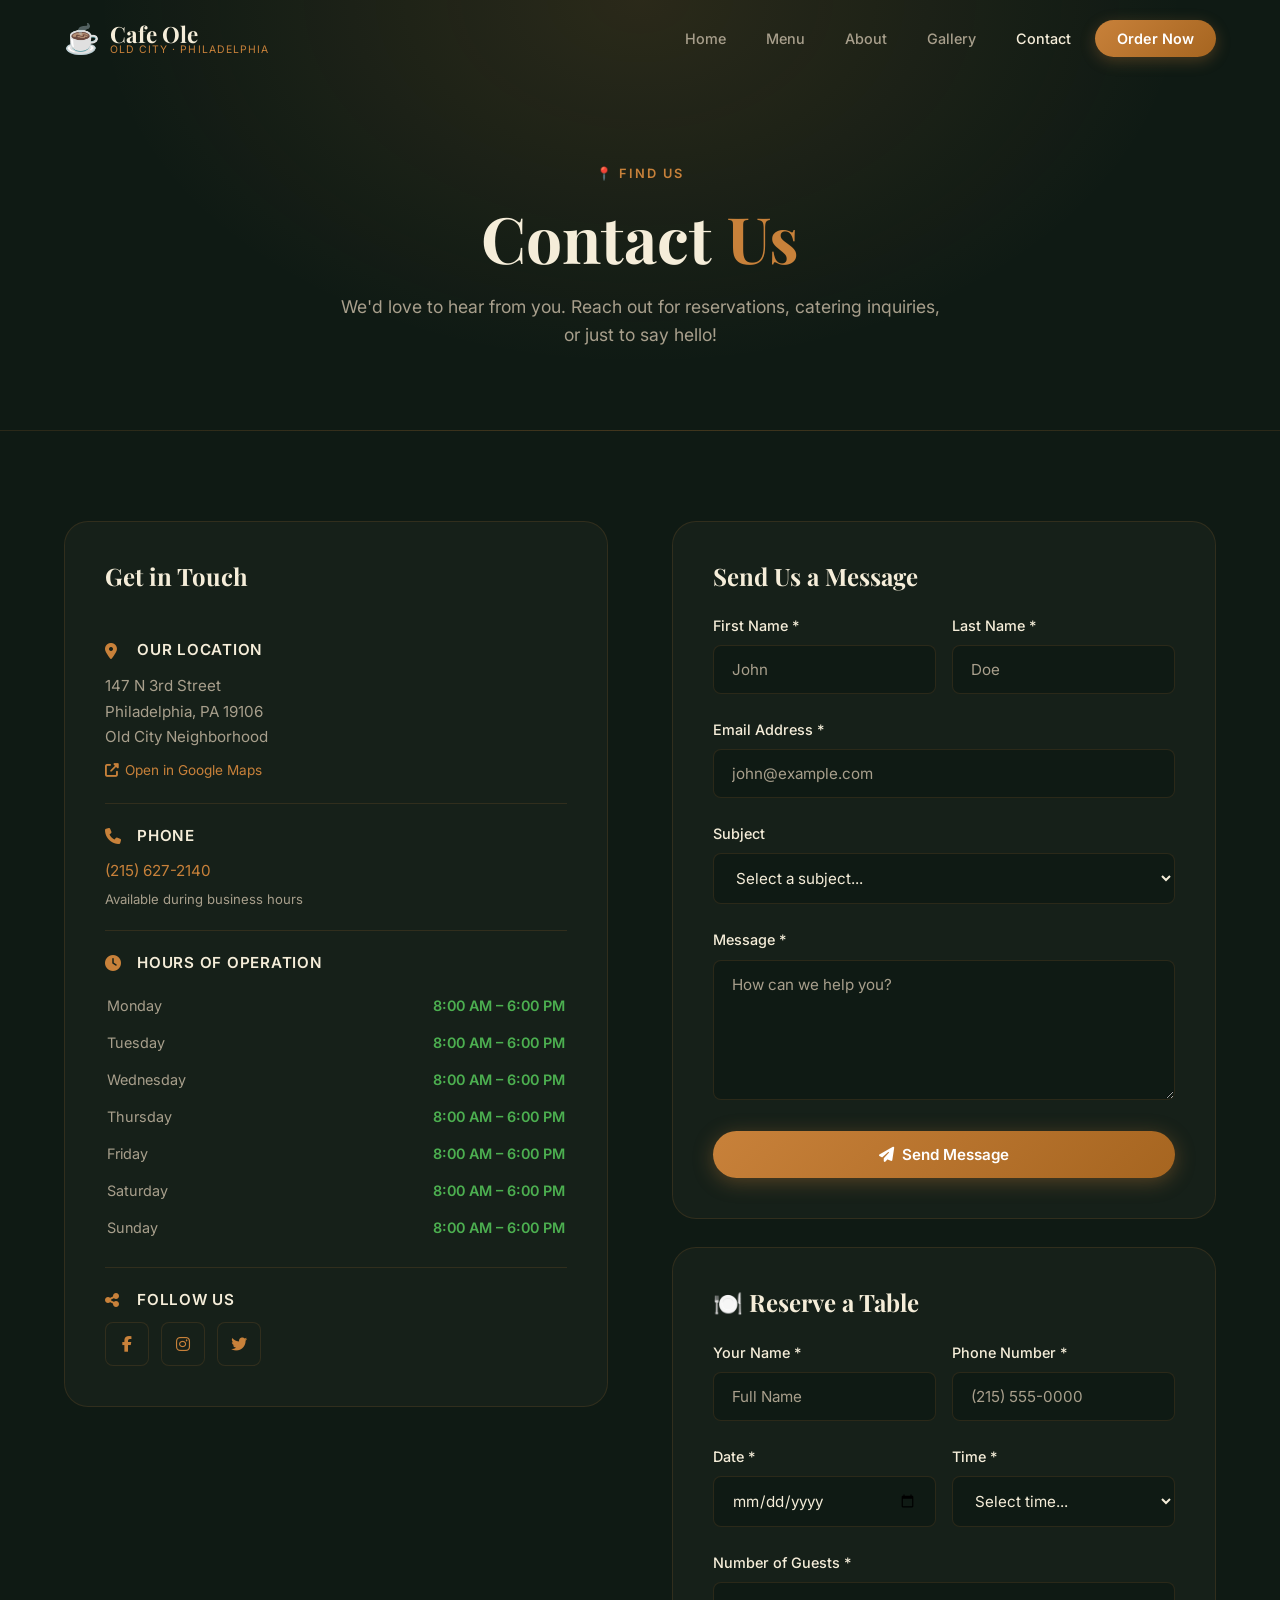
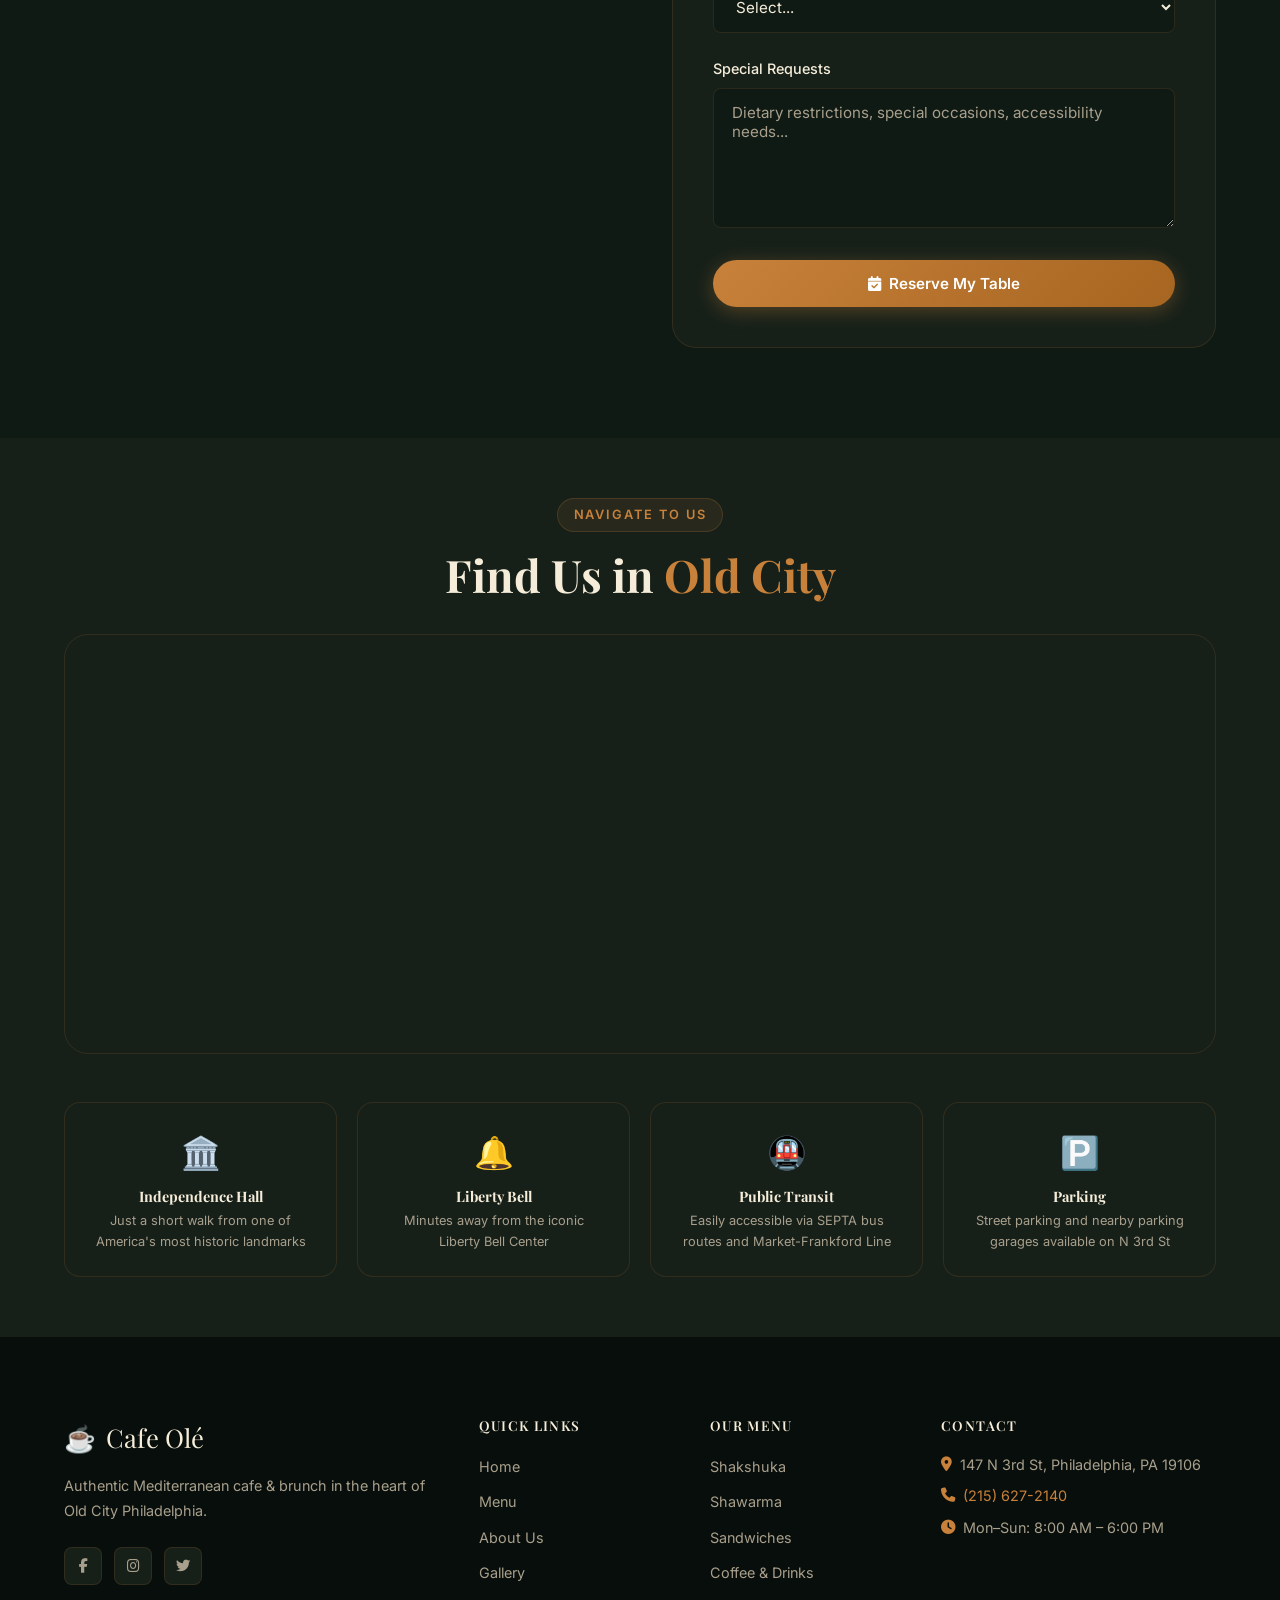
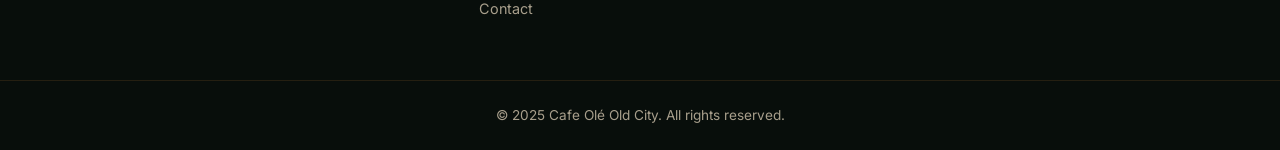
<file: contact.html>
<!DOCTYPE html>
<html lang="en">
<head>
    <meta charset="UTF-8">
    <meta name="viewport" content="width=device-width, initial-scale=1.0">
    <meta name="description" content="Contact Cafe Ole Old City Philadelphia. Call us at (215) 627-2140, visit us at 147 N 3rd St, or send us a message. Reserve a table or ask about catering.">
    <title>Contact Us | Cafe Ole Old City – Philadelphia</title>
    <link rel="preconnect" href="https://fonts.googleapis.com">
    <link href="https://fonts.googleapis.com/css2?family=Playfair+Display:ital,wght@0,400;0,600;0,700;1,400&family=Inter:wght@300;400;500;600&family=Dancing+Script:wght@600&display=swap" rel="stylesheet">
    <link rel="stylesheet" href="css/style.css">
    <link rel="stylesheet" href="https://cdnjs.cloudflare.com/ajax/libs/font-awesome/6.5.0/css/all.min.css">
    <style>
        .contact-page-grid {
            display: grid;
            grid-template-columns: 1fr 1fr;
            gap: 64px;
            align-items: start;
        }
        .contact-info-panel {
            background: var(--color-bg-card);
            border: 1px solid var(--color-border);
            border-radius: var(--radius-lg);
            padding: 40px;
        }
        .info-block {
            padding: 20px 0;
            border-bottom: 1px solid var(--color-border);
        }
        .info-block:last-child { border-bottom: none; padding-bottom: 0; }
        .info-block-title {
            display: flex;
            align-items: center;
            gap: 12px;
            color: var(--color-text);
            font-weight: 600;
            font-size: 0.95rem;
            margin-bottom: 10px;
            text-transform: uppercase;
            letter-spacing: 0.05em;
        }
        .info-block-title i { color: var(--color-primary); font-size: 1rem; width: 20px; }
        .info-block p { color: var(--color-text-muted); font-size: 0.95rem; line-height: 1.7; }
        .info-block a { color: var(--color-primary); }
        .info-block a:hover { color: var(--color-primary-light); }
        .form-panel {
            background: var(--color-bg-card);
            border: 1px solid var(--color-border);
            border-radius: var(--radius-lg);
            padding: 40px;
        }
        .form-row { display: grid; grid-template-columns: 1fr 1fr; gap: 16px; }
        .hours-table { width: 100%; }
        .hours-table tr td { padding: 6px 0; font-size: 0.9rem; color: var(--color-text-muted); }
        .hours-table tr td:last-child { text-align: right; color: #4CAF50; font-weight: 600; }
        .map-section { background: var(--color-bg-card); padding: 60px 0; }
        .map-full { height: 420px; border-radius: var(--radius-lg); overflow: hidden; border: 1px solid var(--color-border); }
        .map-full iframe { width: 100%; height: 100%; border: 0; }
        .neighborhood-cards { display: grid; grid-template-columns: repeat(4, 1fr); gap: 20px; margin-top: 48px; }
        .neighborhood-card { background: var(--color-bg-card); border: 1px solid var(--color-border); border-radius: var(--radius-md); padding: 24px; text-align: center; }
        .neighborhood-card .nb-icon { font-size: 2rem; margin-bottom: 10px; display: block; }
        .neighborhood-card h4 { font-size: 0.9rem; color: var(--color-text); margin-bottom: 6px; }
        .neighborhood-card p { font-size: 0.8rem; color: var(--color-text-muted); }
        @media (max-width: 768px) {
            .contact-page-grid { grid-template-columns: 1fr; gap: 32px; }
            .form-row { grid-template-columns: 1fr; }
            .neighborhood-cards { grid-template-columns: repeat(2, 1fr); }
        }
        @media (max-width: 480px) {
            .neighborhood-cards { grid-template-columns: 1fr; }
        }
    </style>
</head>
<body>

    <nav class="navbar" id="navbar">
        <div class="nav-container">
            <a href="index.html" class="nav-logo">
                <span class="logo-icon">☕</span>
                <div class="logo-text">
                    <span class="logo-main">Cafe Ole</span>
                    <span class="logo-sub">Old City · Philadelphia</span>
                </div>
            </a>
            <ul class="nav-links" id="navLinks">
                <li><a href="index.html" class="nav-link">Home</a></li>
                <li><a href="menu.html" class="nav-link">Menu</a></li>
                <li><a href="about.html" class="nav-link">About</a></li>
                <li><a href="gallery.html" class="nav-link">Gallery</a></li>
                <li><a href="contact.html" class="nav-link active">Contact</a></li>
                <li><a href="order.html" class="nav-link nav-cta">Order Now</a></li>
            </ul>
            <button class="hamburger" id="hamburger" aria-label="Toggle menu">
                <span></span><span></span><span></span>
            </button>
        </div>
    </nav>

    <section class="page-hero">
        <span class="page-hero-badge">📍 Find Us</span>
        <h1>Contact <span class="accent">Us</span></h1>
        <p>We'd love to hear from you. Reach out for reservations, catering inquiries, or just to say hello!</p>
    </section>

    <!-- Contact Section -->
    <section class="section" style="background: var(--color-bg);">
        <div class="container">
            <div class="contact-page-grid">

                <!-- Contact Info Panel -->
                <div class="contact-info-panel">
                    <h3 style="font-family: var(--font-heading); font-size: 1.5rem; margin-bottom: 28px; color: var(--color-text);">
                        Get in Touch
                    </h3>

                    <div class="info-block">
                        <div class="info-block-title">
                            <i class="fas fa-map-marker-alt"></i> Our Location
                        </div>
                        <p>147 N 3rd Street<br>Philadelphia, PA 19106<br>Old City Neighborhood</p>
                        <a href="https://maps.google.com/?q=147+N+3rd+St+Philadelphia+PA+19106" target="_blank" rel="noopener" style="display: inline-flex; align-items: center; gap: 6px; margin-top: 10px; font-size: 0.85rem;">
                            <i class="fas fa-external-link-alt"></i> Open in Google Maps
                        </a>
                    </div>

                    <div class="info-block">
                        <div class="info-block-title">
                            <i class="fas fa-phone"></i> Phone
                        </div>
                        <p><a href="tel:+12156272140">(215) 627-2140</a></p>
                        <p style="font-size: 0.82rem; margin-top: 4px;">Available during business hours</p>
                    </div>

                    <div class="info-block">
                        <div class="info-block-title">
                            <i class="fas fa-clock"></i> Hours of Operation
                        </div>
                        <table class="hours-table">
                            <tr><td>Monday</td><td>8:00 AM – 6:00 PM</td></tr>
                            <tr><td>Tuesday</td><td>8:00 AM – 6:00 PM</td></tr>
                            <tr><td>Wednesday</td><td>8:00 AM – 6:00 PM</td></tr>
                            <tr><td>Thursday</td><td>8:00 AM – 6:00 PM</td></tr>
                            <tr><td>Friday</td><td>8:00 AM – 6:00 PM</td></tr>
                            <tr><td>Saturday</td><td>8:00 AM – 6:00 PM</td></tr>
                            <tr><td>Sunday</td><td>8:00 AM – 6:00 PM</td></tr>
                        </table>
                    </div>

                    <div class="info-block">
                        <div class="info-block-title">
                            <i class="fas fa-share-alt"></i> Follow Us
                        </div>
                        <div style="display: flex; gap: 12px; margin-top: 8px;">
                            <a href="https://www.facebook.com/PhillyCafeOle/" target="_blank" rel="noopener" class="social-btn" id="fb-contact-link" aria-label="Facebook">
                                <i class="fab fa-facebook-f"></i>
                            </a>
                            <a href="https://www.instagram.com" target="_blank" rel="noopener" class="social-btn" id="ig-contact-link" aria-label="Instagram">
                                <i class="fab fa-instagram"></i>
                            </a>
                            <a href="https://twitter.com" target="_blank" rel="noopener" class="social-btn" id="tw-contact-link" aria-label="Twitter">
                                <i class="fab fa-twitter"></i>
                            </a>
                        </div>
                    </div>
                </div>

                <!-- Contact Form + Reservation -->
                <div>
                    <!-- Message Form -->
                    <div class="form-panel" style="margin-bottom: 28px;">
                        <h3 style="font-family: var(--font-heading); font-size: 1.5rem; margin-bottom: 24px; color: var(--color-text);">
                            Send Us a Message
                        </h3>
                        <form id="contactForm">
                            <div class="form-row">
                                <div class="form-group">
                                    <label for="firstName">First Name *</label>
                                    <input type="text" id="firstName" class="form-control" placeholder="John" required>
                                </div>
                                <div class="form-group">
                                    <label for="lastName">Last Name *</label>
                                    <input type="text" id="lastName" class="form-control" placeholder="Doe" required>
                                </div>
                            </div>
                            <div class="form-group">
                                <label for="email">Email Address *</label>
                                <input type="email" id="email" class="form-control" placeholder="john@example.com" required>
                            </div>
                            <div class="form-group">
                                <label for="subject">Subject</label>
                                <select id="subject" class="form-control">
                                    <option value="">Select a subject...</option>
                                    <option>General Inquiry</option>
                                    <option>Table Reservation</option>
                                    <option>Catering Request</option>
                                    <option>Event Inquiry</option>
                                    <option>Feedback</option>
                                    <option>Other</option>
                                </select>
                            </div>
                            <div class="form-group">
                                <label for="message">Message *</label>
                                <textarea id="message" class="form-control" rows="5" placeholder="How can we help you?" required></textarea>
                            </div>
                            <button type="submit" class="btn btn-primary" style="width: 100%; justify-content: center;" id="contactSubmitBtn">
                                <i class="fas fa-paper-plane"></i> Send Message
                            </button>
                        </form>
                    </div>

                    <!-- Reservation Quick Form -->
                    <div class="form-panel">
                        <h3 style="font-family: var(--font-heading); font-size: 1.5rem; margin-bottom: 24px; color: var(--color-text);">
                            🍽️ Reserve a Table
                        </h3>
                        <form id="reservationForm">
                            <div class="form-row">
                                <div class="form-group">
                                    <label for="resName">Your Name *</label>
                                    <input type="text" id="resName" class="form-control" placeholder="Full Name" required>
                                </div>
                                <div class="form-group">
                                    <label for="resPhone">Phone Number *</label>
                                    <input type="tel" id="resPhone" class="form-control" placeholder="(215) 555-0000" required>
                                </div>
                            </div>
                            <div class="form-row">
                                <div class="form-group">
                                    <label for="resDate">Date *</label>
                                    <input type="date" id="resDate" class="form-control" required>
                                </div>
                                <div class="form-group">
                                    <label for="resTime">Time *</label>
                                    <select id="resTime" class="form-control" required>
                                        <option value="">Select time...</option>
                                        <option>8:00 AM</option>
                                        <option>8:30 AM</option>
                                        <option>9:00 AM</option>
                                        <option>9:30 AM</option>
                                        <option>10:00 AM</option>
                                        <option>10:30 AM</option>
                                        <option>11:00 AM</option>
                                        <option>11:30 AM</option>
                                        <option>12:00 PM</option>
                                        <option>12:30 PM</option>
                                        <option>1:00 PM</option>
                                        <option>1:30 PM</option>
                                        <option>2:00 PM</option>
                                        <option>2:30 PM</option>
                                        <option>3:00 PM</option>
                                        <option>3:30 PM</option>
                                        <option>4:00 PM</option>
                                        <option>4:30 PM</option>
                                        <option>5:00 PM</option>
                                        <option>5:30 PM</option>
                                    </select>
                                </div>
                            </div>
                            <div class="form-group">
                                <label for="resGuests">Number of Guests *</label>
                                <select id="resGuests" class="form-control" required>
                                    <option value="">Select...</option>
                                    <option>1 Guest</option>
                                    <option>2 Guests</option>
                                    <option>3 Guests</option>
                                    <option>4 Guests</option>
                                    <option>5 Guests</option>
                                    <option>6 Guests</option>
                                    <option>7+ Guests (Large Party)</option>
                                </select>
                            </div>
                            <div class="form-group">
                                <label for="resNotes">Special Requests</label>
                                <textarea id="resNotes" class="form-control" rows="3" placeholder="Dietary restrictions, special occasions, accessibility needs..."></textarea>
                            </div>
                            <button type="submit" class="btn btn-primary" style="width: 100%; justify-content: center;" id="reservationSubmitBtn">
                                <i class="fas fa-calendar-check"></i> Reserve My Table
                            </button>
                        </form>
                    </div>
                </div>
            </div>
        </div>
    </section>

    <!-- Map Section -->
    <section class="map-section">
        <div class="container">
            <div class="section-header" style="margin-bottom: 32px;">
                <span class="section-label">Navigate to Us</span>
                <h2 class="section-title">Find Us in <span class="accent">Old City</span></h2>
            </div>
            <div class="map-full">
                <iframe
                    src="https://www.google.com/maps/embed?pb=!1m18!1m12!1m3!1d3058.8!2d-75.1469543!3d39.9535325!2m3!1f0!2f0!3f0!3m2!1i1024!2i768!4f13.1!3m3!1m2!1s0x89c6c88e6dbecf59%3A0x6ac05fa6d52c5780!2s147%20N%203rd%20St%2C%20Philadelphia%2C%20PA%2019106!5e0!3m2!1sen!2sus!4v1"
                    allowfullscreen=""
                    loading="lazy"
                    referrerpolicy="no-referrer-when-downgrade"
                    title="Cafe Ole location map">
                </iframe>
            </div>

            <!-- Neighborhood Info -->
            <div class="neighborhood-cards">
                <div class="neighborhood-card">
                    <span class="nb-icon">🏛️</span>
                    <h4>Independence Hall</h4>
                    <p>Just a short walk from one of America's most historic landmarks</p>
                </div>
                <div class="neighborhood-card">
                    <span class="nb-icon">🔔</span>
                    <h4>Liberty Bell</h4>
                    <p>Minutes away from the iconic Liberty Bell Center</p>
                </div>
                <div class="neighborhood-card">
                    <span class="nb-icon">🚇</span>
                    <h4>Public Transit</h4>
                    <p>Easily accessible via SEPTA bus routes and Market-Frankford Line</p>
                </div>
                <div class="neighborhood-card">
                    <span class="nb-icon">🅿️</span>
                    <h4>Parking</h4>
                    <p>Street parking and nearby parking garages available on N 3rd St</p>
                </div>
            </div>
        </div>
    </section>

    <footer class="footer">
        <div class="footer-top">
            <div class="container">
                <div class="footer-grid">
                    <div class="footer-brand">
                        <a href="index.html" class="footer-logo"><span>☕</span> Cafe Olé</a>
                        <p>Authentic Mediterranean cafe & brunch in the heart of Old City Philadelphia.</p>
                        <div class="footer-social">
                            <a href="https://www.facebook.com/PhillyCafeOle/" target="_blank" rel="noopener" aria-label="Facebook"><i class="fab fa-facebook-f"></i></a>
                            <a href="#" aria-label="Instagram"><i class="fab fa-instagram"></i></a>
                            <a href="#" aria-label="Twitter"><i class="fab fa-twitter"></i></a>
                        </div>
                    </div>
                    <div class="footer-links-col">
                        <h4>Quick Links</h4>
                        <ul>
                            <li><a href="index.html">Home</a></li>
                            <li><a href="menu.html">Menu</a></li>
                            <li><a href="about.html">About Us</a></li>
                            <li><a href="gallery.html">Gallery</a></li>
                            <li><a href="contact.html">Contact</a></li>
                        </ul>
                    </div>
                    <div class="footer-links-col">
                        <h4>Our Menu</h4>
                        <ul>
                            <li><a href="menu.html#shakshuka">Shakshuka</a></li>
                            <li><a href="menu.html#shawarma">Shawarma</a></li>
                            <li><a href="menu.html#sandwiches">Sandwiches</a></li>
                            <li><a href="menu.html#coffee">Coffee & Drinks</a></li>
                        </ul>
                    </div>
                    <div class="footer-contact">
                        <h4>Contact</h4>
                        <p><i class="fas fa-map-marker-alt"></i> 147 N 3rd St, Philadelphia, PA 19106</p>
                        <p><i class="fas fa-phone"></i> <a href="tel:+12156272140">(215) 627-2140</a></p>
                        <p><i class="fas fa-clock"></i> Mon–Sun: 8:00 AM – 6:00 PM</p>
                    </div>
                </div>
            </div>
        </div>
        <div class="footer-bottom">
            <div class="container">
                <p>&copy; 2025 Cafe Olé Old City. All rights reserved.</p>
            </div>
        </div>
    </footer>

    <button class="back-to-top" id="backToTop" aria-label="Back to top">
        <i class="fas fa-chevron-up"></i>
    </button>
    <script src="js/main.js"></script>
</body>
</html>
</file>
<file: css/style.css>
/* =============================================
   CAFE OLE OLD CITY - MAIN STYLESHEET
   ============================================= */

/* CSS Variables & Design Tokens */
:root {
    --color-primary: #C8813A;
    --color-primary-dark: #A66520;
    --color-primary-light: #E9A462;
    --color-secondary: #2D4A3E;
    --color-secondary-light: #3D6B5A;
    --color-accent: #E8C97D;
    --color-bg: #0F1A14;
    --color-bg-card: #162019;
    --color-bg-card2: #1C2B22;
    --color-text: #F5EDD9;
    --color-text-muted: #A89F8C;
    --color-text-light: #D4C9B0;
    --color-white: #FFFFFF;
    --color-border: rgba(200, 129, 58, 0.15);
    --color-overlay: rgba(15, 26, 20, 0.75);

    --font-heading: 'Playfair Display', serif;
    --font-body: 'Inter', sans-serif;
    --font-script: 'Dancing Script', cursive;

    --shadow-sm: 0 2px 8px rgba(0,0,0,0.3);
    --shadow-md: 0 4px 20px rgba(0,0,0,0.4);
    --shadow-lg: 0 8px 40px rgba(0,0,0,0.5);
    --shadow-glow: 0 0 30px rgba(200, 129, 58, 0.2);

    --radius-sm: 8px;
    --radius-md: 16px;
    --radius-lg: 24px;
    --radius-xl: 40px;

    --transition: all 0.3s cubic-bezier(0.4, 0, 0.2, 1);
    --transition-slow: all 0.6s cubic-bezier(0.4, 0, 0.2, 1);
}

/* =================== RESET & BASE =================== */
*, *::before, *::after {
    margin: 0; padding: 0;
    box-sizing: border-box;
}

html { scroll-behavior: smooth; font-size: 16px; }

body {
    font-family: var(--font-body);
    background-color: var(--color-bg);
    color: var(--color-text);
    line-height: 1.6;
    overflow-x: hidden;
}

img { max-width: 100%; height: auto; display: block; }
a { text-decoration: none; color: inherit; }
ul { list-style: none; }

/* =================== SCROLLBAR =================== */
::-webkit-scrollbar { width: 6px; }
::-webkit-scrollbar-track { background: var(--color-bg); }
::-webkit-scrollbar-thumb { background: var(--color-primary); border-radius: 3px; }

/* =================== TYPOGRAPHY =================== */
h1, h2, h3, h4 { font-family: var(--font-heading); line-height: 1.2; }
.accent { color: var(--color-primary); }
.section { padding: 90px 0; }
.container { max-width: 1200px; margin: 0 auto; padding: 0 24px; }

.section-header {
    text-align: center;
    margin-bottom: 56px;
}

.section-label {
    display: inline-block;
    font-size: 0.8rem;
    font-weight: 600;
    letter-spacing: 0.15em;
    text-transform: uppercase;
    color: var(--color-primary);
    background: rgba(200, 129, 58, 0.1);
    border: 1px solid rgba(200, 129, 58, 0.2);
    padding: 6px 16px;
    border-radius: 50px;
    margin-bottom: 16px;
}

.section-title {
    font-size: clamp(2rem, 4vw, 2.8rem);
    color: var(--color-text);
    margin-bottom: 16px;
}

.section-desc {
    font-size: 1.05rem;
    color: var(--color-text-muted);
    max-width: 600px;
    margin: 0 auto;
}

/* =================== BUTTONS =================== */
.btn {
    display: inline-flex;
    align-items: center;
    gap: 8px;
    padding: 14px 32px;
    border-radius: var(--radius-xl);
    font-size: 0.95rem;
    font-weight: 600;
    cursor: pointer;
    border: none;
    transition: var(--transition);
    font-family: var(--font-body);
    white-space: nowrap;
}

.btn-primary {
    background: linear-gradient(135deg, var(--color-primary), var(--color-primary-dark));
    color: var(--color-white);
    box-shadow: 0 4px 20px rgba(200, 129, 58, 0.35);
}

.btn-primary:hover {
    transform: translateY(-2px);
    box-shadow: 0 8px 30px rgba(200, 129, 58, 0.5);
    background: linear-gradient(135deg, var(--color-primary-light), var(--color-primary));
}

.btn-outline {
    background: transparent;
    color: var(--color-primary);
    border: 2px solid var(--color-primary);
}

.btn-outline:hover {
    background: var(--color-primary);
    color: var(--color-white);
    transform: translateY(-2px);
}

.btn-white {
    background: var(--color-white);
    color: var(--color-secondary);
    font-weight: 700;
}

.btn-white:hover {
    background: var(--color-accent);
    transform: translateY(-2px);
}

.btn-lg { padding: 16px 40px; font-size: 1.05rem; }

/* =================== NAVBAR =================== */
.navbar {
    position: fixed;
    top: 0; left: 0; right: 0;
    z-index: 1000;
    padding: 16px 0;
    transition: var(--transition);
}

.navbar.scrolled {
    background: rgba(15, 26, 20, 0.97);
    backdrop-filter: blur(20px);
    padding: 10px 0;
    box-shadow: 0 2px 30px rgba(0,0,0,0.4);
    border-bottom: 1px solid var(--color-border);
}

.nav-container {
    max-width: 1200px;
    margin: 0 auto;
    padding: 0 24px;
    display: flex;
    align-items: center;
    justify-content: space-between;
}

.nav-logo {
    display: flex;
    align-items: center;
    gap: 10px;
}

.logo-icon { font-size: 1.8rem; }

.logo-text {
    display: flex;
    flex-direction: column;
    line-height: 1;
}

.logo-main {
    font-family: var(--font-heading);
    font-size: 1.4rem;
    font-weight: 700;
    color: var(--color-text);
}

.logo-sub {
    font-size: 0.65rem;
    color: var(--color-primary);
    letter-spacing: 0.1em;
    text-transform: uppercase;
}

.nav-links {
    display: flex;
    align-items: center;
    gap: 8px;
}

.nav-link {
    padding: 8px 16px;
    border-radius: var(--radius-sm);
    color: var(--color-text-muted);
    font-size: 0.9rem;
    font-weight: 500;
    transition: var(--transition);
}

.nav-link:hover,
.nav-link.active {
    color: var(--color-text);
}

.nav-link.nav-cta {
    background: linear-gradient(135deg, var(--color-primary), var(--color-primary-dark));
    color: var(--color-white) !important;
    padding: 10px 22px;
    border-radius: var(--radius-xl);
    font-weight: 600;
    box-shadow: 0 4px 15px rgba(200, 129, 58, 0.3);
}

.nav-link.nav-cta:hover {
    transform: translateY(-2px);
    box-shadow: 0 6px 25px rgba(200, 129, 58, 0.5);
}

.hamburger {
    display: none;
    flex-direction: column;
    gap: 5px;
    background: none;
    border: none;
    cursor: pointer;
    padding: 4px;
}

.hamburger span {
    display: block;
    width: 24px;
    height: 2px;
    background: var(--color-text);
    border-radius: 2px;
    transition: var(--transition);
}

/* =================== HERO =================== */
.hero {
    position: relative;
    min-height: 100vh;
    display: flex;
    align-items: center;
    justify-content: center;
    overflow: hidden;
}

.hero-bg {
    position: absolute;
    inset: 0;
}

.hero-img {
    width: 100%;
    height: 100%;
    object-fit: cover;
    object-position: center;
}

.hero-overlay {
    position: absolute;
    inset: 0;
    background: linear-gradient(
        135deg,
        rgba(15, 26, 20, 0.92) 0%,
        rgba(15, 26, 20, 0.75) 50%,
        rgba(45, 74, 62, 0.85) 100%
    );
}

/* Animated background pattern when no image */
.hero-bg:not(:has(img)) {
    background:
        radial-gradient(ellipse at 20% 50%, rgba(200, 129, 58, 0.15) 0%, transparent 60%),
        radial-gradient(ellipse at 80% 20%, rgba(45, 74, 62, 0.3) 0%, transparent 60%),
        var(--color-bg);
}

.hero-content {
    position: relative;
    z-index: 2;
    text-align: center;
    max-width: 800px;
    padding: 0 24px;
}

.hero-badge {
    display: inline-flex;
    align-items: center;
    gap: 8px;
    background: rgba(200, 129, 58, 0.15);
    border: 1px solid rgba(200, 129, 58, 0.3);
    color: var(--color-primary-light);
    padding: 8px 20px;
    border-radius: 50px;
    font-size: 0.85rem;
    font-weight: 600;
    margin-bottom: 20px;
    backdrop-filter: blur(10px);
}

.hero-script {
    font-family: var(--font-script);
    font-size: 1.8rem;
    color: var(--color-accent);
    margin-bottom: 8px;
}

.hero-title {
    font-size: clamp(3.5rem, 9vw, 7rem);
    font-weight: 700;
    color: var(--color-white);
    line-height: 1;
    margin-bottom: 20px;
    text-shadow: 0 2px 20px rgba(0,0,0,0.3);
}

.hero-subtitle {
    font-size: clamp(1rem, 2.5vw, 1.25rem);
    color: var(--color-text-light);
    margin-bottom: 12px;
    font-weight: 400;
}

.hero-tagline {
    font-size: 0.9rem;
    color: var(--color-primary-light);
    letter-spacing: 0.05em;
    margin-bottom: 36px;
}

.hero-btns {
    display: flex;
    gap: 16px;
    justify-content: center;
    flex-wrap: wrap;
    margin-bottom: 48px;
}

.hero-info {
    display: flex;
    gap: 24px;
    justify-content: center;
    flex-wrap: wrap;
}

.info-chip {
    display: flex;
    align-items: center;
    gap: 8px;
    background: rgba(255,255,255,0.08);
    backdrop-filter: blur(10px);
    border: 1px solid rgba(255,255,255,0.1);
    padding: 8px 16px;
    border-radius: 50px;
    font-size: 0.85rem;
    color: var(--color-text-light);
}

.info-chip i { color: var(--color-primary); }

.scroll-down {
    position: absolute;
    bottom: 32px;
    left: 50%;
    transform: translateX(-50%);
    color: var(--color-text-muted);
    font-size: 1.2rem;
    animation: bounce 2s infinite;
    z-index: 2;
}

@keyframes bounce {
    0%, 100% { transform: translateX(-50%) translateY(0); }
    50% { transform: translateX(-50%) translateY(8px); }
}

/* =================== ANIMATIONS =================== */
.animate-fade-up {
    opacity: 0;
    transform: translateY(30px);
    animation: fadeUp 0.8s ease forwards;
}

.delay-1 { animation-delay: 0.1s; }
.delay-2 { animation-delay: 0.2s; }
.delay-3 { animation-delay: 0.3s; }
.delay-4 { animation-delay: 0.4s; }
.delay-5 { animation-delay: 0.5s; }
.delay-6 { animation-delay: 0.6s; }

@keyframes fadeUp {
    to { opacity: 1; transform: translateY(0); }
}

/* =================== FEATURES STRIP =================== */
.features-strip {
    background: var(--color-bg-card);
    padding: 60px 0;
    border-top: 1px solid var(--color-border);
    border-bottom: 1px solid var(--color-border);
}

.features-grid {
    max-width: 1200px;
    margin: 0 auto;
    padding: 0 24px;
    display: grid;
    grid-template-columns: repeat(4, 1fr);
    gap: 32px;
}

.feature-card {
    text-align: center;
    padding: 32px 24px;
    border-radius: var(--radius-md);
    border: 1px solid var(--color-border);
    background: var(--color-bg-card2);
    transition: var(--transition);
}

.feature-card:hover {
    transform: translateY(-6px);
    border-color: rgba(200, 129, 58, 0.4);
    box-shadow: var(--shadow-glow);
}

.feature-icon {
    font-size: 2.5rem;
    margin-bottom: 16px;
    display: block;
}

.feature-card h3 {
    font-family: var(--font-heading);
    font-size: 1.1rem;
    color: var(--color-text);
    margin-bottom: 10px;
}

.feature-card p {
    font-size: 0.9rem;
    color: var(--color-text-muted);
    line-height: 1.6;
}

/* =================== ABOUT HOME =================== */
.about-home {
    background: var(--color-bg);
}

.about-grid {
    display: grid;
    grid-template-columns: 1fr 1fr;
    gap: 64px;
    align-items: center;
}

.img-stack {
    position: relative;
}

.img-main {
    width: 100%;
    height: 450px;
    object-fit: cover;
    border-radius: var(--radius-lg);
    box-shadow: var(--shadow-lg);
}

.img-secondary {
    position: absolute;
    bottom: -30px;
    right: -30px;
    width: 180px;
    height: 180px;
    object-fit: cover;
    border-radius: var(--radius-md);
    border: 4px solid var(--color-bg);
    box-shadow: var(--shadow-md);
}

.img-badge {
    position: absolute;
    top: 24px;
    left: -20px;
    background: linear-gradient(135deg, var(--color-primary), var(--color-primary-dark));
    color: white;
    padding: 12px 18px;
    border-radius: var(--radius-md);
    text-align: center;
    box-shadow: var(--shadow-md);
}

.badge-num {
    display: block;
    font-size: 1.6rem;
    font-weight: 700;
    font-family: var(--font-heading);
}

.badge-text {
    font-size: 0.7rem;
    opacity: 0.9;
}

.about-content { padding: 20px 0; }

.about-desc {
    color: var(--color-text-muted);
    margin-bottom: 20px;
    line-height: 1.8;
    font-size: 1.05rem;
}

.about-stats {
    display: grid;
    grid-template-columns: repeat(3, 1fr);
    gap: 24px;
    margin: 40px 0;
    padding: 32px;
    background: var(--color-bg-card);
    border-radius: var(--radius-md);
    border: 1px solid var(--color-border);
}

.stat { text-align: center; }

.stat-num {
    display: block;
    font-size: 2rem;
    font-weight: 700;
    font-family: var(--font-heading);
    color: var(--color-primary);
}

.stat-label {
    font-size: 0.8rem;
    color: var(--color-text-muted);
    text-transform: uppercase;
    letter-spacing: 0.05em;
}

/* =================== MENU PREVIEW =================== */
.menu-preview { background: var(--color-bg-card); }

.menu-grid {
    display: grid;
    grid-template-columns: repeat(3, 1fr);
    gap: 28px;
    margin-bottom: 48px;
}

.menu-card {
    background: var(--color-bg-card2);
    border-radius: var(--radius-md);
    overflow: hidden;
    border: 1px solid var(--color-border);
    transition: var(--transition);
    cursor: pointer;
}

.menu-card:hover {
    transform: translateY(-8px);
    box-shadow: var(--shadow-glow), var(--shadow-lg);
    border-color: rgba(200, 129, 58, 0.4);
}

.menu-img-wrap {
    position: relative;
    height: 200px;
    overflow: hidden;
}

.menu-img-wrap img {
    width: 100%;
    height: 100%;
    object-fit: cover;
    transition: var(--transition-slow);
}

.menu-card:hover .menu-img-wrap img {
    transform: scale(1.1);
}

.menu-badge {
    position: absolute;
    top: 12px;
    right: 12px;
    background: var(--color-primary);
    color: white;
    padding: 4px 12px;
    border-radius: 50px;
    font-size: 0.75rem;
    font-weight: 600;
}

.menu-badge.popular { background: #E85D5D; }
.menu-badge.vegan { background: #3D9A5A; }

.menu-card-body { padding: 20px; }

.menu-card-top {
    display: flex;
    justify-content: space-between;
    align-items: flex-start;
    margin-bottom: 10px;
    gap: 8px;
}

.menu-card-top h3 {
    font-family: var(--font-heading);
    font-size: 1.05rem;
    color: var(--color-text);
}

.price {
    font-size: 1.05rem;
    font-weight: 700;
    color: var(--color-primary);
    white-space: nowrap;
}

.menu-card-body p {
    font-size: 0.85rem;
    color: var(--color-text-muted);
    line-height: 1.6;
    margin-bottom: 14px;
}

.menu-tags {
    display: flex;
    gap: 8px;
    flex-wrap: wrap;
}

.tag {
    font-size: 0.75rem;
    padding: 3px 10px;
    border-radius: 50px;
    background: rgba(200, 129, 58, 0.1);
    border: 1px solid rgba(200, 129, 58, 0.2);
    color: var(--color-primary-light);
}

.menu-cta { text-align: center; }

/* =================== REVIEWS =================== */
.reviews { background: var(--color-bg); }

.overall-rating {
    display: flex;
    align-items: center;
    justify-content: center;
    gap: 12px;
    margin-top: 16px;
}

.stars-big { font-size: 1.5rem; color: #FFB800; }

.overall-rating span {
    color: var(--color-text-muted);
    font-size: 0.9rem;
}

.reviews-grid {
    display: grid;
    grid-template-columns: repeat(3, 1fr);
    gap: 28px;
}

.review-card {
    background: var(--color-bg-card);
    border: 1px solid var(--color-border);
    border-radius: var(--radius-md);
    padding: 32px;
    transition: var(--transition);
    position: relative;
}

.review-card::before {
    content: '"';
    position: absolute;
    top: 16px;
    right: 24px;
    font-size: 5rem;
    font-family: var(--font-heading);
    color: rgba(200, 129, 58, 0.1);
    line-height: 1;
}

.review-card:hover {
    transform: translateY(-6px);
    border-color: rgba(200, 129, 58, 0.3);
    box-shadow: var(--shadow-glow);
}

.review-card.featured {
    border-color: rgba(200, 129, 58, 0.4);
    background: linear-gradient(135deg, var(--color-bg-card), rgba(200, 129, 58, 0.05));
}

.review-stars { color: #FFB800; font-size: 1rem; margin-bottom: 16px; }

.review-text {
    font-size: 0.95rem;
    color: var(--color-text-light);
    line-height: 1.7;
    margin-bottom: 24px;
    font-style: italic;
}

.review-author {
    display: flex;
    align-items: center;
    gap: 12px;
}

.review-avatar {
    width: 44px;
    height: 44px;
    background: linear-gradient(135deg, var(--color-primary), var(--color-secondary));
    border-radius: 50%;
    display: flex;
    align-items: center;
    justify-content: center;
    font-weight: 700;
    font-size: 1rem;
    color: white;
    flex-shrink: 0;
}

.review-author strong {
    display: block;
    color: var(--color-text);
    font-size: 0.95rem;
}

.review-author span {
    font-size: 0.8rem;
    color: var(--color-text-muted);
}

/* =================== GALLERY PREVIEW =================== */
.gallery-preview { background: var(--color-bg-card); }

.gallery-masonry {
    display: grid;
    grid-template-columns: repeat(3, 1fr);
    grid-template-rows: auto auto;
    gap: 16px;
    margin-bottom: 40px;
}

.gallery-item {
    position: relative;
    overflow: hidden;
    border-radius: var(--radius-md);
    cursor: pointer;
}

.gallery-item img {
    width: 100%;
    height: 220px;
    object-fit: cover;
    transition: var(--transition-slow);
}

.gallery-item.tall { grid-row: span 2; }
.gallery-item.tall img { height: 100%; min-height: 456px; }
.gallery-item.wide { grid-column: span 2; }
.gallery-item.wide img { height: 220px; }

.gallery-item:hover img { transform: scale(1.08); }

.gallery-overlay {
    position: absolute;
    inset: 0;
    background: linear-gradient(to top, rgba(0,0,0,0.7) 0%, transparent 60%);
    display: flex;
    align-items: flex-end;
    padding: 20px;
    opacity: 0;
    transition: var(--transition);
}

.gallery-item:hover .gallery-overlay { opacity: 1; }

.gallery-overlay span {
    color: white;
    font-weight: 600;
    font-size: 0.95rem;
}

.gallery-cta { text-align: center; }

/* =================== CTA BANNER =================== */
.cta-banner {
    position: relative;
    padding: 100px 24px;
    text-align: center;
    overflow: hidden;
}

.cta-bg {
    position: absolute;
    inset: 0;
    background:
        radial-gradient(ellipse at 30% 50%, rgba(200, 129, 58, 0.25) 0%, transparent 60%),
        radial-gradient(ellipse at 70% 30%, rgba(45, 74, 62, 0.4) 0%, transparent 60%),
        var(--color-secondary);
}

.cta-content {
    position: relative;
    z-index: 2;
    max-width: 700px;
    margin: 0 auto;
}

.cta-content h2 {
    font-size: clamp(2rem, 4vw, 3rem);
    color: var(--color-white);
    margin-bottom: 16px;
}

.cta-content p {
    color: rgba(255,255,255,0.75);
    font-size: 1.1rem;
    margin-bottom: 40px;
}

.cta-btns {
    display: flex;
    gap: 16px;
    justify-content: center;
    flex-wrap: wrap;
    margin-bottom: 40px;
}

.delivery-apps {
    display: flex;
    align-items: center;
    justify-content: center;
    gap: 16px;
    flex-wrap: wrap;
}

.delivery-apps span {
    color: rgba(255,255,255,0.6);
    font-size: 0.85rem;
}

.app-links {
    display: flex;
    gap: 12px;
    flex-wrap: wrap;
    justify-content: center;
}

.app-link {
    display: inline-flex;
    align-items: center;
    gap: 6px;
    background: rgba(255,255,255,0.12);
    color: white;
    padding: 8px 18px;
    border-radius: 50px;
    font-size: 0.85rem;
    font-weight: 500;
    border: 1px solid rgba(255,255,255,0.2);
    transition: var(--transition);
    backdrop-filter: blur(10px);
}

.app-link:hover {
    background: rgba(255,255,255,0.2);
    transform: translateY(-2px);
}

/* =================== LOCATION SECTION =================== */
.location-section { background: var(--color-bg); }

.location-grid {
    display: grid;
    grid-template-columns: 1fr 1fr;
    gap: 64px;
    align-items: start;
}

.contact-details { margin: 32px 0; }

.contact-item {
    display: flex;
    gap: 16px;
    margin-bottom: 24px;
    padding-bottom: 24px;
    border-bottom: 1px solid var(--color-border);
}

.contact-item:last-child {
    border-bottom: none;
    margin-bottom: 0;
    padding-bottom: 0;
}

.contact-icon {
    width: 44px;
    height: 44px;
    background: rgba(200, 129, 58, 0.1);
    border: 1px solid rgba(200, 129, 58, 0.2);
    border-radius: var(--radius-sm);
    display: flex;
    align-items: center;
    justify-content: center;
    color: var(--color-primary);
    flex-shrink: 0;
}

.contact-item strong {
    display: block;
    color: var(--color-text);
    margin-bottom: 4px;
    font-size: 0.9rem;
    text-transform: uppercase;
    letter-spacing: 0.05em;
}

.contact-item p {
    color: var(--color-text-muted);
    font-size: 0.95rem;
    line-height: 1.6;
}

.contact-item a {
    color: var(--color-primary);
    transition: var(--transition);
}

.contact-item a:hover { color: var(--color-primary-light); }

.hours-grid {
    background: var(--color-bg-card);
    border: 1px solid var(--color-border);
    border-radius: var(--radius-md);
    padding: 24px;
    margin-bottom: 28px;
}

.hours-row {
    display: flex;
    justify-content: space-between;
    padding: 10px 0;
    border-bottom: 1px solid var(--color-border);
    font-size: 0.9rem;
    color: var(--color-text-muted);
}

.hours-row:last-child { border-bottom: none; }

.hours-open { color: #4CAF50; font-weight: 600; }

.social-links {
    display: flex;
    gap: 12px;
}

.social-btn {
    width: 44px;
    height: 44px;
    background: var(--color-bg-card);
    border: 1px solid var(--color-border);
    border-radius: var(--radius-sm);
    display: flex;
    align-items: center;
    justify-content: center;
    color: var(--color-text-muted);
    transition: var(--transition);
    font-size: 1rem;
}

.social-btn:hover {
    background: var(--color-primary);
    color: white;
    border-color: var(--color-primary);
    transform: translateY(-2px);
}

.map-wrapper {
    height: 380px;
    border-radius: var(--radius-md);
    overflow: hidden;
    border: 1px solid var(--color-border);
    margin-bottom: 16px;
}

.directions-btn {
    width: 100%;
    justify-content: center;
}

/* =================== FOOTER =================== */
.footer { background: #080E0B; }

.footer-top {
    padding: 80px 0 48px;
    border-bottom: 1px solid var(--color-border);
}

.footer-grid {
    display: grid;
    grid-template-columns: 2fr 1fr 1fr 1.5fr;
    gap: 48px;
}

.footer-logo {
    font-family: var(--font-heading);
    font-size: 1.6rem;
    color: var(--color-text);
    display: flex;
    align-items: center;
    gap: 10px;
    margin-bottom: 16px;
}

.footer-brand p {
    color: var(--color-text-muted);
    font-size: 0.9rem;
    line-height: 1.7;
    margin-bottom: 24px;
}

.footer-social {
    display: flex;
    gap: 12px;
}

.footer-social a {
    width: 38px;
    height: 38px;
    background: var(--color-bg-card);
    border: 1px solid var(--color-border);
    border-radius: var(--radius-sm);
    display: flex;
    align-items: center;
    justify-content: center;
    color: var(--color-text-muted);
    font-size: 0.9rem;
    transition: var(--transition);
}

.footer-social a:hover {
    background: var(--color-primary);
    color: white;
    border-color: var(--color-primary);
}

.footer-links-col h4,
.footer-contact h4 {
    color: var(--color-text);
    font-size: 0.85rem;
    font-weight: 600;
    text-transform: uppercase;
    letter-spacing: 0.1em;
    margin-bottom: 20px;
}

.footer-links-col ul li {
    margin-bottom: 10px;
}

.footer-links-col ul li a {
    color: var(--color-text-muted);
    font-size: 0.9rem;
    transition: var(--transition);
}

.footer-links-col ul li a:hover { color: var(--color-primary); padding-left: 4px; }

.footer-contact p {
    color: var(--color-text-muted);
    font-size: 0.9rem;
    margin-bottom: 10px;
    display: flex;
    align-items: flex-start;
    gap: 8px;
    line-height: 1.5;
}

.footer-contact p i {
    color: var(--color-primary);
    margin-top: 3px;
    flex-shrink: 0;
}

.footer-contact a {
    color: var(--color-primary);
    transition: var(--transition);
}

.footer-contact a:hover { color: var(--color-primary-light); }

.footer-bottom {
    padding: 24px 0;
    text-align: center;
}

.footer-bottom p {
    color: var(--color-text-muted);
    font-size: 0.85rem;
}

.footer-credits {
    margin-top: 4px;
    color: rgba(200, 129, 58, 0.5) !important;
}

/* =================== BACK TO TOP =================== */
.back-to-top {
    position: fixed;
    bottom: 32px;
    right: 32px;
    width: 46px;
    height: 46px;
    background: var(--color-primary);
    color: white;
    border: none;
    border-radius: 50%;
    cursor: pointer;
    display: flex;
    align-items: center;
    justify-content: center;
    font-size: 1rem;
    box-shadow: 0 4px 20px rgba(200, 129, 58, 0.4);
    transition: var(--transition);
    opacity: 0;
    transform: translateY(20px);
    z-index: 999;
}

.back-to-top.visible {
    opacity: 1;
    transform: translateY(0);
}

.back-to-top:hover {
    transform: translateY(-4px);
    box-shadow: 0 8px 25px rgba(200, 129, 58, 0.6);
}

/* =================== PAGE HERO (inner pages) =================== */
.page-hero {
    padding: 160px 0 80px;
    text-align: center;
    background:
        radial-gradient(ellipse at 50% 0%, rgba(200, 129, 58, 0.15) 0%, transparent 60%),
        var(--color-bg);
    border-bottom: 1px solid var(--color-border);
}

.page-hero-badge {
    display: inline-block;
    font-size: 0.8rem;
    font-weight: 600;
    letter-spacing: 0.15em;
    text-transform: uppercase;
    color: var(--color-primary);
    margin-bottom: 16px;
}

.page-hero h1 {
    font-size: clamp(2.5rem, 5vw, 4rem);
    color: var(--color-text);
    margin-bottom: 16px;
}

.page-hero p {
    color: var(--color-text-muted);
    font-size: 1.1rem;
    max-width: 600px;
    margin: 0 auto;
}

/* =================== RESPONSIVE =================== */
@media (max-width: 1024px) {
    .features-grid { grid-template-columns: repeat(2, 1fr); }
    .about-grid { gap: 40px; }
    .footer-grid { grid-template-columns: 1fr 1fr; gap: 40px; }
    .menu-grid { grid-template-columns: repeat(2, 1fr); }
}

@media (max-width: 768px) {
    .nav-links {
        position: fixed;
        top: 0; right: -100%;
        width: 280px;
        height: 100vh;
        background: var(--color-bg);
        flex-direction: column;
        padding: 90px 32px 32px;
        gap: 4px;
        transition: var(--transition-slow);
        border-left: 1px solid var(--color-border);
        z-index: 100;
        overflow-y: auto;
    }
    .nav-links.open { right: 0; }
    .nav-link { width: 100%; padding: 12px 16px; }
    .hamburger { display: flex; z-index: 101; }

    .about-grid { grid-template-columns: 1fr; }
    .img-secondary { display: none; }
    .img-badge { left: 16px; top: 16px; }
    .location-grid { grid-template-columns: 1fr; }
    .reviews-grid { grid-template-columns: 1fr; }
    .features-grid { grid-template-columns: repeat(2, 1fr); }
    .about-stats { grid-template-columns: repeat(3, 1fr); }
    .menu-grid { grid-template-columns: 1fr; }
    .footer-grid { grid-template-columns: 1fr; gap: 32px; }
    .gallery-masonry {
        grid-template-columns: repeat(2, 1fr);
        grid-template-rows: auto;
    }
    .gallery-item.tall { grid-row: span 1; }
    .gallery-item.tall img { min-height: 220px; height: 220px; }
    .gallery-item.wide { grid-column: span 2; }
    .hero-info { flex-direction: column; align-items: center; }
    .section { padding: 60px 0; }
}

@media (max-width: 480px) {
    .features-grid { grid-template-columns: 1fr; }
    .about-stats { grid-template-columns: 1fr; gap: 16px; }
    .hero-btns { flex-direction: column; align-items: center; }
    .cta-btns { flex-direction: column; align-items: center; }
    .gallery-masonry { grid-template-columns: 1fr; }
    .gallery-item.wide { grid-column: span 1; }
    .map-wrapper { height: 260px; }
}

/* =================== MENU PAGE STYLES =================== */
.menu-filter-tabs {
    display: flex;
    gap: 12px;
    flex-wrap: wrap;
    justify-content: center;
    margin-bottom: 48px;
}

.filter-tab {
    padding: 10px 24px;
    border-radius: 50px;
    border: 1px solid var(--color-border);
    background: transparent;
    color: var(--color-text-muted);
    cursor: pointer;
    font-size: 0.9rem;
    font-weight: 500;
    transition: var(--transition);
    font-family: var(--font-body);
}

.filter-tab.active,
.filter-tab:hover {
    background: var(--color-primary);
    color: white;
    border-color: var(--color-primary);
}

.menu-category-title {
    font-family: var(--font-heading);
    font-size: 1.8rem;
    color: var(--color-text);
    margin: 56px 0 28px;
    padding-bottom: 12px;
    border-bottom: 2px solid var(--color-border);
    display: flex;
    align-items: center;
    gap: 12px;
}

.menu-category-title::after {
    content: '';
    flex: 1;
    height: 1px;
    background: var(--color-border);
}

.menu-list-grid {
    display: grid;
    grid-template-columns: repeat(2, 1fr);
    gap: 20px;
}

.menu-list-item {
    background: var(--color-bg-card);
    border: 1px solid var(--color-border);
    border-radius: var(--radius-md);
    padding: 20px;
    display: flex;
    gap: 16px;
    transition: var(--transition);
}

.menu-list-item:hover {
    border-color: rgba(200, 129, 58, 0.3);
    transform: translateX(4px);
}

.menu-item-img {
    width: 80px;
    height: 80px;
    object-fit: cover;
    border-radius: var(--radius-sm);
    flex-shrink: 0;
}

.menu-item-info { flex: 1; }

.menu-item-info h4 {
    font-family: var(--font-heading);
    font-size: 1rem;
    color: var(--color-text);
    margin-bottom: 6px;
}

.menu-item-info p {
    font-size: 0.85rem;
    color: var(--color-text-muted);
    line-height: 1.5;
    margin-bottom: 8px;
}

.menu-item-bottom {
    display: flex;
    align-items: center;
    justify-content: space-between;
    gap: 8px;
}

@media (max-width: 768px) {
    .menu-list-grid { grid-template-columns: 1fr; }
}

/* =================== CONTACT PAGE =================== */
.contact-form-section {
    background: var(--color-bg-card);
}

.contact-form-grid {
    display: grid;
    grid-template-columns: 1fr 1fr;
    gap: 64px;
    align-items: start;
}

.form-group {
    margin-bottom: 24px;
}

.form-group label {
    display: block;
    color: var(--color-text);
    font-size: 0.9rem;
    font-weight: 500;
    margin-bottom: 8px;
}

.form-control {
    width: 100%;
    padding: 14px 18px;
    background: var(--color-bg);
    border: 1px solid var(--color-border);
    border-radius: var(--radius-sm);
    color: var(--color-text);
    font-size: 0.95rem;
    font-family: var(--font-body);
    transition: var(--transition);
    outline: none;
}

.form-control:focus {
    border-color: var(--color-primary);
    box-shadow: 0 0 0 3px rgba(200, 129, 58, 0.15);
}

.form-control::placeholder { color: var(--color-text-muted); }

textarea.form-control {
    resize: vertical;
    min-height: 140px;
}

@media (max-width: 768px) {
    .contact-form-grid { grid-template-columns: 1fr; }
}

/* =================== ORDER PAGE =================== */
.order-options {
    display: grid;
    grid-template-columns: repeat(3, 1fr);
    gap: 28px;
}

.order-card {
    background: var(--color-bg-card);
    border: 1px solid var(--color-border);
    border-radius: var(--radius-lg);
    padding: 40px 32px;
    text-align: center;
    transition: var(--transition);
    cursor: pointer;
}

.order-card:hover {
    transform: translateY(-8px);
    border-color: rgba(200, 129, 58, 0.4);
    box-shadow: var(--shadow-glow);
}

.order-icon {
    font-size: 3rem;
    margin-bottom: 20px;
    display: block;
}

.order-card h3 {
    font-family: var(--font-heading);
    font-size: 1.4rem;
    color: var(--color-text);
    margin-bottom: 10px;
}

.order-card p {
    color: var(--color-text-muted);
    font-size: 0.9rem;
    margin-bottom: 28px;
    line-height: 1.6;
}

@media (max-width: 768px) {
    .order-options { grid-template-columns: 1fr; }
}

/* =================== GALLERY PAGE =================== */
.gallery-full {
    columns: 3 250px;
    gap: 16px;
    padding: 0;
}

.gallery-full-item {
    break-inside: avoid;
    margin-bottom: 16px;
    border-radius: var(--radius-md);
    overflow: hidden;
    position: relative;
    cursor: pointer;
}

.gallery-full-item img {
    width: 100%;
    transition: var(--transition-slow);
}

.gallery-full-item:hover img { transform: scale(1.05); }

/* =================== LIGHTBOX =================== */
.lightbox {
    position: fixed;
    inset: 0;
    background: rgba(0,0,0,0.92);
    z-index: 9999;
    display: flex;
    align-items: center;
    justify-content: center;
    opacity: 0;
    pointer-events: none;
    transition: var(--transition);
    backdrop-filter: blur(10px);
}

.lightbox.active {
    opacity: 1;
    pointer-events: all;
}

.lightbox img {
    max-width: 90vw;
    max-height: 90vh;
    object-fit: contain;
    border-radius: var(--radius-md);
}

.lightbox-close {
    position: absolute;
    top: 24px;
    right: 24px;
    background: rgba(255,255,255,0.1);
    border: none;
    color: white;
    width: 44px;
    height: 44px;
    border-radius: 50%;
    cursor: pointer;
    font-size: 1.2rem;
    display: flex;
    align-items: center;
    justify-content: center;
    transition: var(--transition);
}

.lightbox-close:hover { background: rgba(255,255,255,0.2); }

/* =================== TOAST NOTIFICATION =================== */
.toast {
    position: fixed;
    bottom: 100px;
    right: 32px;
    background: var(--color-secondary);
    color: white;
    padding: 16px 24px;
    border-radius: var(--radius-md);
    font-size: 0.9rem;
    box-shadow: var(--shadow-lg);
    border: 1px solid rgba(200, 129, 58, 0.3);
    z-index: 9998;
    transform: translateX(150%);
    transition: var(--transition-slow);
}

.toast.show { transform: translateX(0); }

/* =================== SCROLL REVEAL =================== */
.reveal {
    opacity: 0;
    transform: translateY(40px);
    transition: opacity 0.7s ease, transform 0.7s ease;
}

.reveal.revealed {
    opacity: 1;
    transform: translateY(0);
}
</file>
